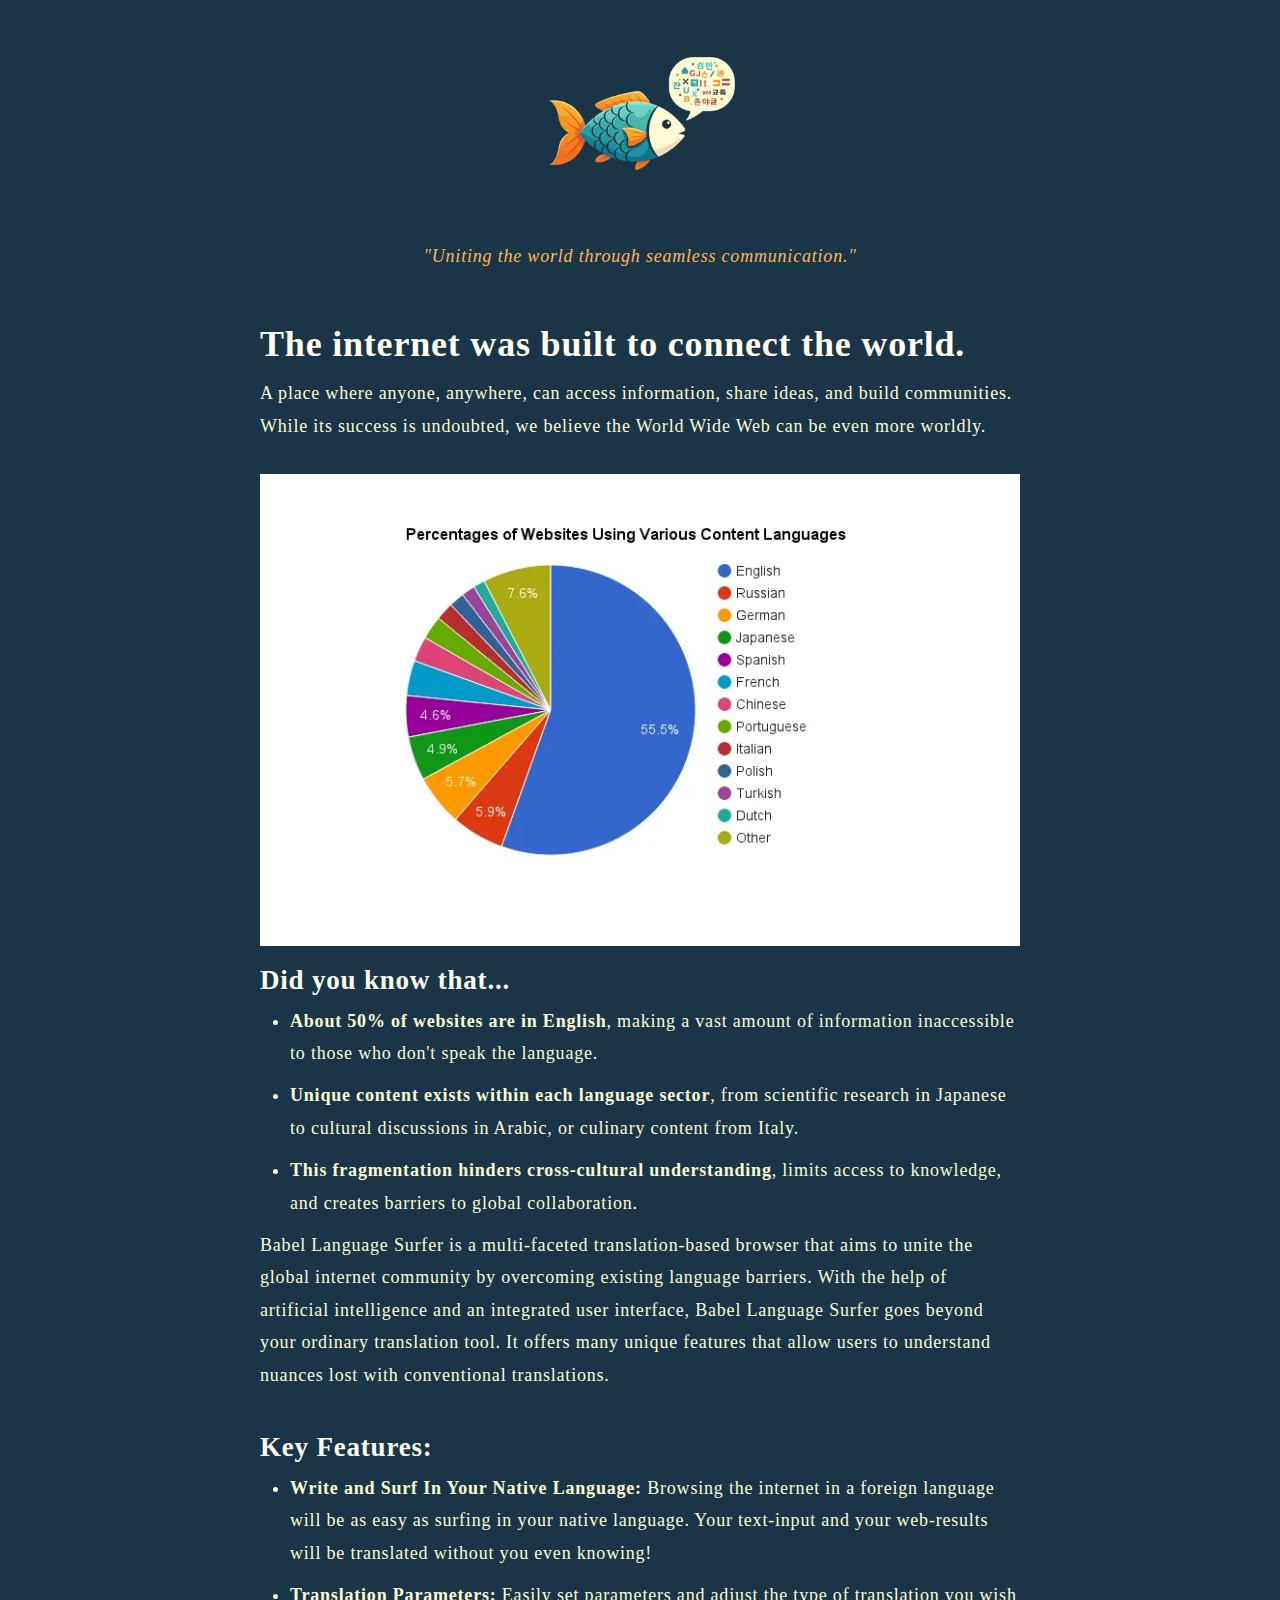
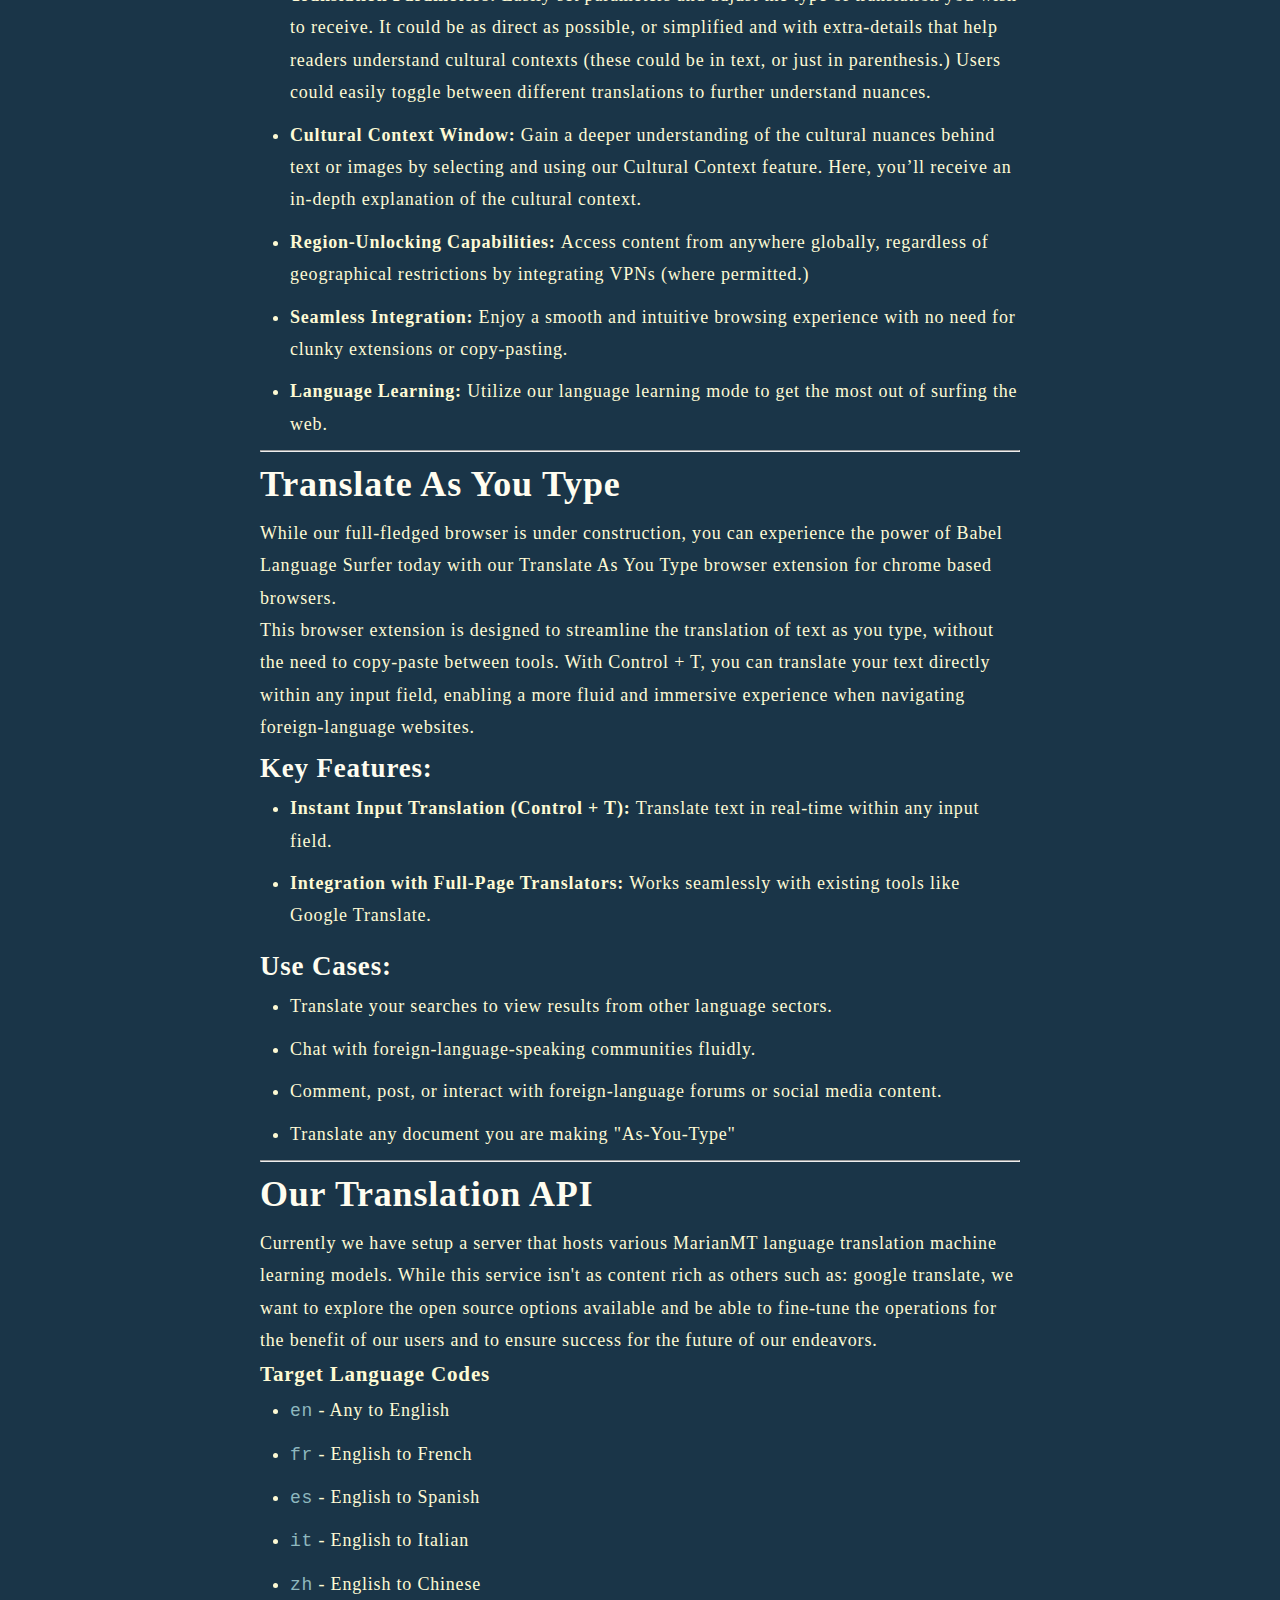
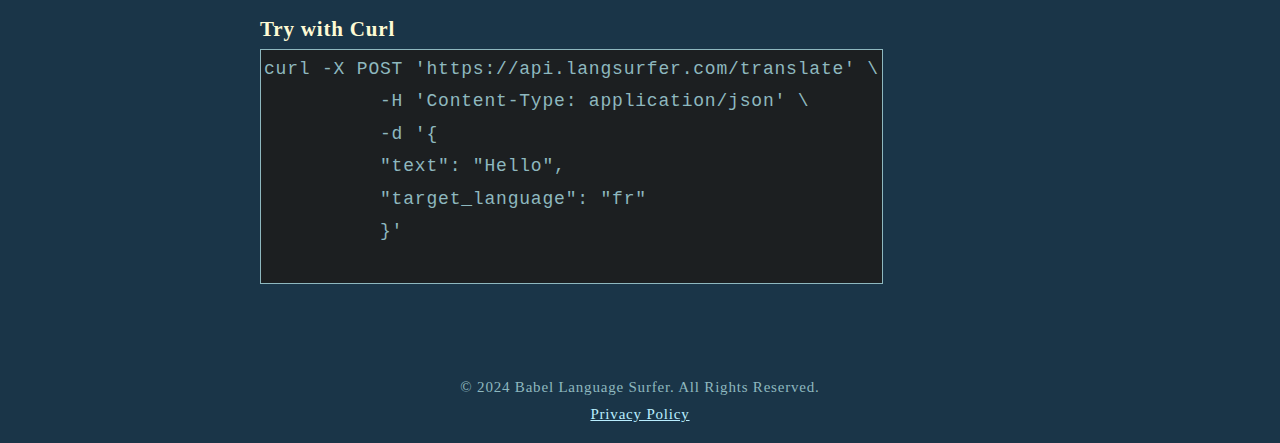
<file: index.html>
<!DOCTYPE html>
<html lang="en">
  <head>
    <meta charset="UTF-8" />
    <meta name="viewport" content="width=device-width, initial-scale=1.0" />
    <meta name="description" content="About Babel Language Surfer" />
    <meta property="og:type" content="website" />
    <meta property="og:title" content="Babel Language Surfer" />
    <meta property="og:description" content="About Babel Language Surfer" />
    <meta
      property="og:image"
      content="https://langsurfer.com/fish_original.jpg"
    />
    <meta property="og:url" content="https://langsurfer.com" />
    <meta property="og:site_name" content="Babel Language Surfer" />
    <link
      rel="icon"
      type="image/x-icon"
      href="favicon-16x16.png"
      sizes="16x16"
    />
    <link
      rel="icon"
      type="image/x-icon"
      href="favicon-32x32.png"
      sizes="32x32"
    />
    <title>Babel Language Surfer</title>
    <link rel="stylesheet" href="style.css" />
  </head>
  <body>
    <div class="fish-container">
      <img src="fish_original.png" alt="Fish image" class="fish-image" />
    </div>

    <div class="tagline">
      "Uniting the world through seamless communication."
    </div>

    <main>
      <h1>The internet was built to connect the world.</h1>
      <p>
        A place where anyone, anywhere, can access information, share ideas, and
        build communities. While its success is undoubted, we believe the World
        Wide Web can be even more worldly.
      </p>
      <br />
      <img class="graph-image" src="graph.webp" />
      <h2>Did you know that...</h2>
      <ul>
        <li>
          <strong>About 50% of websites are in English</strong>, making a vast
          amount of information inaccessible to those who don't speak the
          language.
        </li>
        <li>
          <strong>Unique content exists within each language sector</strong>,
          from scientific research in Japanese to cultural discussions in
          Arabic, or culinary content from Italy.
        </li>
        <li>
          <strong
            >This fragmentation hinders cross-cultural understanding</strong
          >, limits access to knowledge, and creates barriers to global
          collaboration.
        </li>
      </ul>
      <p>
        Babel Language Surfer is a multi-faceted translation-based browser that
        aims to unite the global internet community by overcoming existing
        language barriers. With the help of artificial intelligence and an
        integrated user interface, Babel Language Surfer goes beyond your
        ordinary translation tool. It offers many unique features that allow
        users to understand nuances lost with conventional translations.
      </p>
      <br />
      <h2>Key Features:</h2>
      <ul>
        <li>
          <strong>Write and Surf In Your Native Language: </strong>Browsing the
          internet in a foreign language will be as easy as surfing in your
          native language. Your text-input and your web-results will be
          translated without you even knowing!
        </li>
        <li>
          <strong>Translation Parameters: </strong>Easily set parameters and
          adjust the type of translation you wish to receive. It could be as
          direct as possible, or simplified and with extra-details that help
          readers understand cultural contexts (these could be in text, or just
          in parenthesis.) Users could easily toggle between different
          translations to further understand nuances.
        </li>
        <li>
          <strong>Cultural Context Window: </strong>Gain a deeper understanding
          of the cultural nuances behind text or images by selecting and using
          our Cultural Context feature. Here, you’ll receive an in-depth
          explanation of the cultural context.
        </li>
        <li>
          <strong>Region-Unlocking Capabilities: </strong>Access content from
          anywhere globally, regardless of geographical restrictions by
          integrating VPNs (where permitted.)
        </li>
        <li>
          <strong>Seamless Integration:</strong> Enjoy a smooth and intuitive
          browsing experience with no need for clunky extensions or
          copy-pasting.
        </li>
        <li>
          <strong>Language Learning: </strong>Utilize our language learning mode
          to get the most out of surfing the web.
        </li>
      </ul>
      <hr />
      <h1>Translate As You Type</h1>
      <p>
        While our full-fledged browser is under construction, you can experience
        the power of Babel Language Surfer today with our Translate As You Type
        browser extension for chrome based browsers.
      </p>
      <p>
        This browser extension is designed to streamline the translation of text
        as you type, without the need to copy-paste between tools. With Control
        + T, you can translate your text directly within any input field,
        enabling a more fluid and immersive experience when navigating
        foreign-language websites.
      </p>
      <h2>Key Features:</h2>
      <ul>
        <li>
          <strong>Instant Input Translation (Control + T): </strong>Translate
          text in real-time within any input field.
        </li>
        <li>
          <strong>Integration with Full-Page Translators: </strong>Works
          seamlessly with existing tools like Google Translate.
        </li>
      </ul>
      <h2>Use Cases:</h2>
      <ul>
        <li>
          Translate your searches to view results from other language sectors.
        </li>
        <li>Chat with foreign-language-speaking communities fluidly.</li>
        <li>
          Comment, post, or interact with foreign-language forums or social
          media content.
        </li>
        <li>Translate any document you are making "As-You-Type"</li>
      </ul>
      <hr />
      <h1>Our Translation API</h1>
      <p>
        Currently we have setup a server that hosts various MarianMT language
        translation machine learning models. While this service isn't as content
        rich as others such as: google translate, we want to explore the open
        source options available and be able to fine-tune the operations for the
        benefit of our users and to ensure success for the future of our
        endeavors.
      </p>
      <h3>Target Language Codes</h3>
      <ul>
        <li><code>en</code> - Any to English</li>
        <li><code>fr</code> - English to French</li>
        <li><code>es</code> - English to Spanish</li>
        <li><code>it</code> - English to Italian</li>
        <li><code>zh</code> - English to Chinese</li>
      </ul>
      <h3>Try with Curl</h3>
      <div class="code-block">
        <pre><code>curl -X POST 'https://api.langsurfer.com/translate' \
          -H 'Content-Type: application/json' \
          -d '{
          "text": "Hello",
          "target_language": "fr"
          }'
        </code></pre>
      </div>
    </main>

    <footer>
      <small>© 2024 Babel Language Surfer. All Rights Reserved.</small>
      <small><a href="/privacy">Privacy Policy</a></small>
    </footer>
  </body>
</html>
</file>
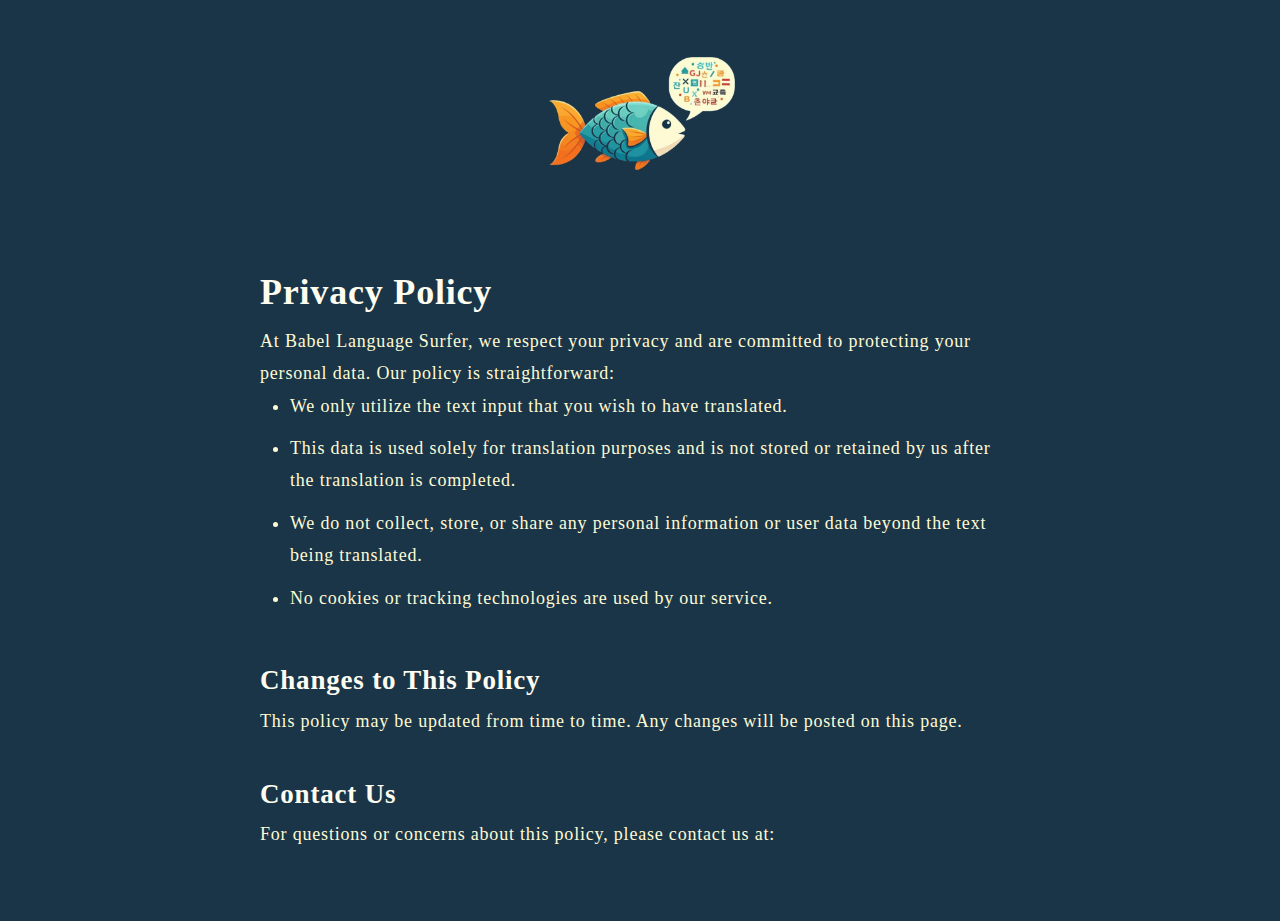
<file: privacy.html>
<!DOCTYPE html>
<html lang="en">
  <head>
    <meta charset="UTF-8" />
    <meta name="viewport" content="width=device-width, initial-scale=1.0" />
    <title>Babel Language Surfer | Privacy</title>
    <link rel="stylesheet" href="style.css" />
  </head>
  <body>
    <div class="fish-container">
      <img src="fish_original.png" alt="Fish image" class="fish-image" />
    </div>
    <main>
      <h1>Privacy Policy</h1>
      <p>
        At Babel Language Surfer, we respect your privacy and are committed to
        protecting your personal data. Our policy is straightforward: 
        <ul>
          <li>
            We only utilize the text input that you wish to have translated.
          </li>
          <li>
            This data is
            used solely for translation purposes and is not stored or retained by us
            after the translation is completed.
          </li>
          <li>We do not collect, store, or share any personal information or user data
            beyond the text being translated.
          </li>
          <li>
            No cookies or tracking technologies
              are used by our service.
          </li>
        </ul>
      </p>
      <br />
      <h2>Changes to This Policy</h2>
      <p>
        This policy may be updated from time to time. Any changes will be posted
        on this page.
      </p>
      <br />
      <h2>Contact Us</h2>
      <p>For questions or concerns about this policy, please contact us at:</p>
    </main>
  </body>
</html>
</file>
<file: style.css>
:root {
  --main-white: #fefad4;
  --bright-white: #fffdf0;
  --main-dark: #1a3548; 
  --second-dark: #137493;
  --third-dark: #1c1f21;
  --light-blue: #b9eeff;
  --main-gray: rgb(142, 184, 191);
  --light-orange: #ffb752;
  --green: #336e68; 
}

* {
  margin: 0;
  padding: 0;
  box-sizing: border-box;
}

body {
  display: flex;
  flex-direction: column;
  align-items: center;
  line-height: 1.8;
  font-family: serif;
  font-size: 18px;
  background-color: var(--main-dark);
  color: var(--main-white);
  letter-spacing: 0.8px;
}

.indent {
  margin-left: 20px;
}

header {
  color: var(--bright-white);
}

h1, h2 {
  color: var(--bright-white);
  font-family: Brookshire, serif;
}

a {
  color: var(--light-blue);
}

main {
  max-width: 800px;
  padding: 20px;
  /* background-color: var(--second-dark); */
  border-radius: 10px;
  margin-bottom: 50px;
}

footer {
  margin-top: auto;
  display: flex;
  flex-direction: column;
  justify-content: center;
  width: 100vw;
  padding: 20px;
  /* background-color: var(--green); */
  color: var(--main-gray);
  text-align: center;
}

.tagline {
  color: var(--light-orange);
  text-align: center;
  font-style: italic;
  margin-bottom: 20px;
}

ul {
  margin-left: 30px;
  list-style-type: disc;
}

li {
  margin-bottom: 10px;
}

code {
  color: var(--main-gray);
}

.invite-btn {
  background-color: var(--light-orange);
  padding: 10px 20px;
  color: var(--main-white);
  border-radius: 10px;
  cursor: pointer;
}

.invite-btn:hover {
  background-color: var(--light-blue);
}

.fish-container {
  display: flex;
  justify-content: center;
  padding: 20px;
}

.fish-image {
  max-width: 200px;
}

.graph-image {
  max-width: 100%;
}

.code-block {
  padding: 3px;
  background-color: var(--third-dark);
  border: 1px solid var(--main-gray);
  width: 90vw;
  max-width: max-content;
  overflow-x: scroll;
  white-space: nowrap;
}
</file>
